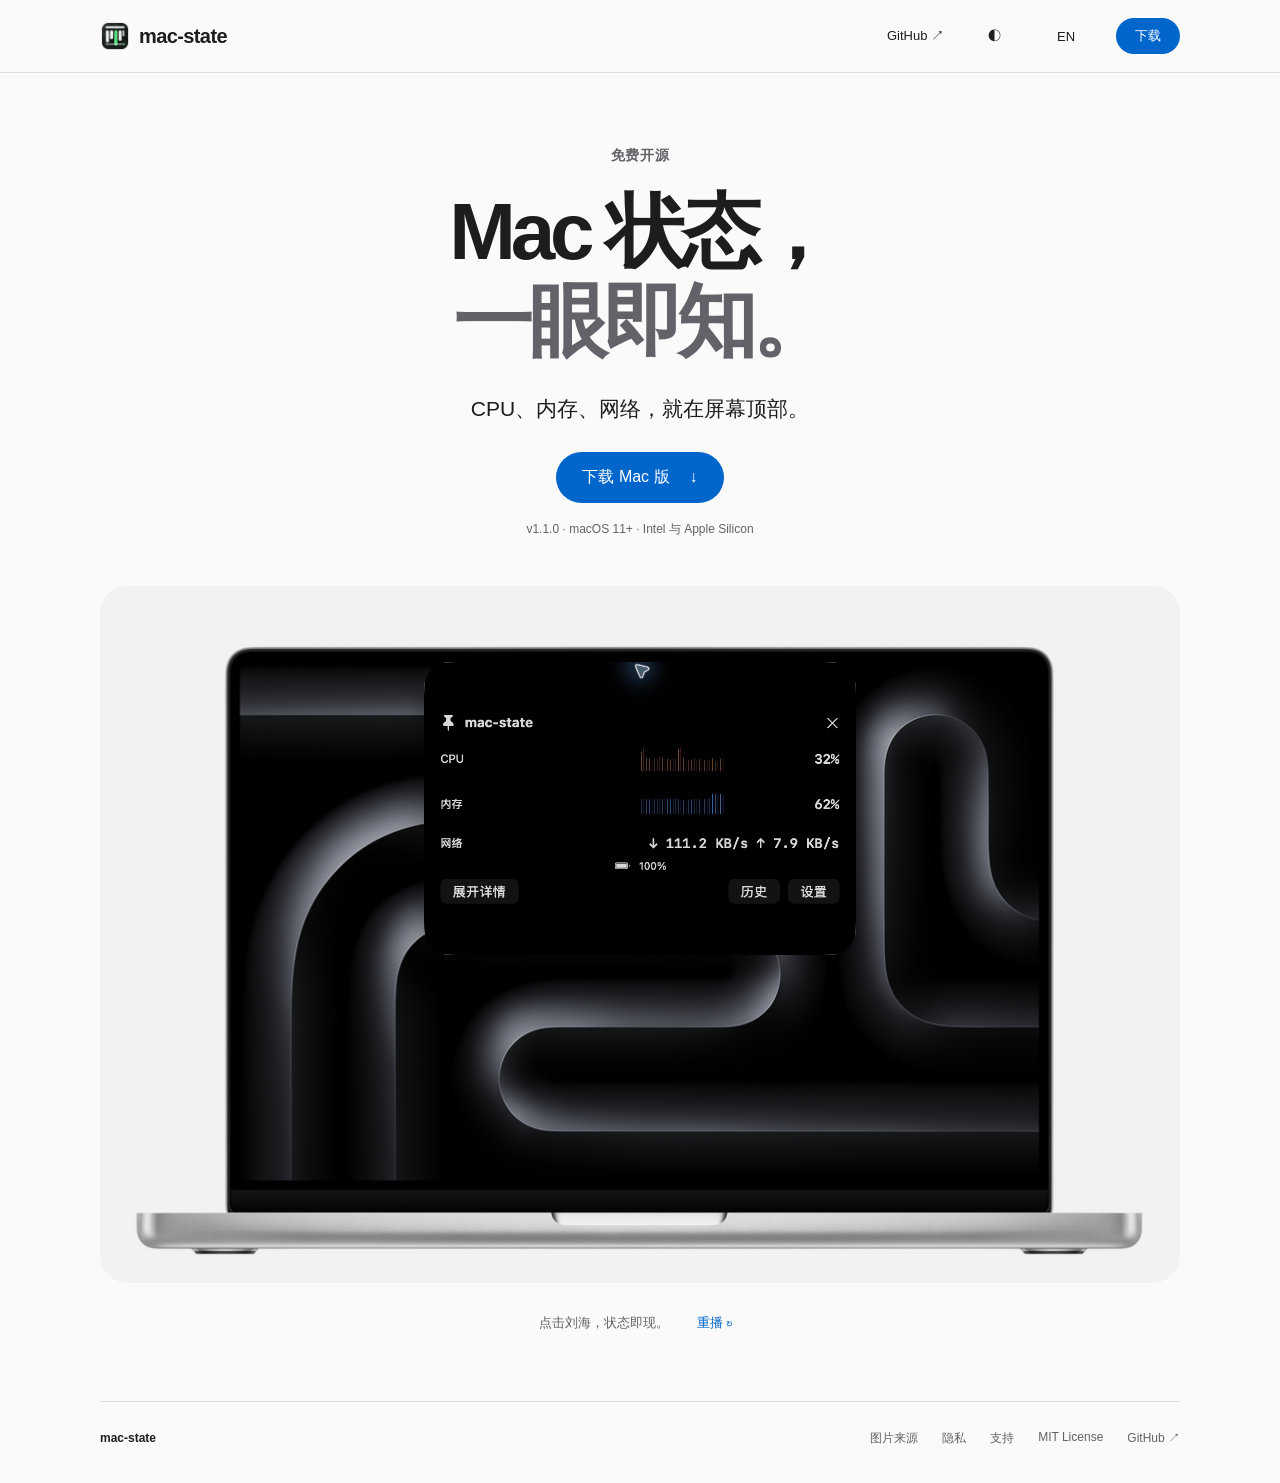
<file: docs/index.html>
<!doctype html>
<html lang="zh-CN">
<head>
<meta charset="utf-8"><meta name="viewport" content="width=device-width,initial-scale=1">
<title>mac-state — Mac 状态，一眼即知。</title>
<meta name="description" content="在屏幕顶部查看 CPU、内存与网络。免费开源的 Mac 系统监测工具，支持 Intel 与 Apple Silicon，已通过 Apple 公证。">
<meta name="color-scheme" content="light dark"><meta name="theme-color" content="#f5f5f7">
<link rel="icon" href="branding/mac-state-logo-1024.png"><link rel="stylesheet" href="assets/site.css"><script src="assets/site.js" defer></script>
</head>
<body>
<a class="skip" href="#main" data-en="Skip to content">跳到内容</a>
<header><nav class="wrap" aria-label="Main navigation"><a class="brand" href="#"><img src="branding/mac-state-logo-1024.png" width="30" height="30" alt="">mac-state</a><div class="nav-links"><a href="https://github.com/henry-insomniac/mac-state" class="source">GitHub ↗</a><button id="theme" type="button" aria-label="切换明暗外观 / Toggle appearance">◐</button><button id="language" type="button" aria-label="Switch to English">EN</button><a class="button small" href="https://github.com/henry-insomniac/mac-state/releases/download/v1.1.0/mac-state-1.1.0-build-8-developer-id.dmg" data-en="Download">下载</a></div></nav></header>
<main id="main">
<section class="hero wrap">
<p class="eyebrow" data-en="Free & open source">免费开源</p>
<h1><span data-en="Your Mac’s pulse.">Mac 状态，</span><br><span class="muted" data-en="Just a glance away.">一眼即知。</span></h1>
<p class="intro" data-en="CPU, memory and network, right at the top of your screen.">CPU、内存、网络，就在屏幕顶部。</p>
<a class="button download" href="https://github.com/henry-insomniac/mac-state/releases/download/v1.1.0/mac-state-1.1.0-build-8-developer-id.dmg"><span data-en="Download for Mac">下载 Mac 版</span><span aria-hidden="true">↓</span></a>
<p class="compatibility" data-en="v1.1.0 · macOS 11+ · Intel & Apple Silicon">v1.1.0 · macOS 11+ · Intel 与 Apple Silicon</p>
<figure class="device-demo">
<div class="device-scene" id="notch-demo">
<img class="hardware" src="assets/macbook-pro.png" width="1600" height="900" alt="MacBook Pro 刘海屏" data-alt-en="MacBook Pro with a notched display">
<img class="demo-panel" id="demo-panel" src="assets/notch-preview.png" width="840" height="570" alt="mac-state 展开后显示 CPU、内存和网络" data-alt-en="Expanded mac-state panel showing CPU, memory and network">
<button class="notch-target" type="button" aria-label="点击刘海，展开或收起演示 / Toggle notch demo" aria-controls="demo-panel" aria-expanded="true"></button>
<svg class="demo-pointer" viewBox="0 0 28 36" aria-hidden="true"><path d="M3 2L3 27L10 21L16 33L21 30L15 19L25 18Z" fill="white" stroke="#171719" stroke-width="2"/></svg><span class="click-ring" aria-hidden="true"></span>
</div>
<figcaption><span data-en="Click the notch. See your Mac’s status.">点击刘海，状态即现。</span><button class="replay" type="button" data-en="Replay ↻">重播 ↻</button></figcaption>
</figure>
</section>
</main>
<footer class="wrap"><div><strong>mac-state</strong></div><nav aria-label="Footer"><a href="assets/credits.html" data-en="Image credits">图片来源</a><a href="app-store/privacy.html" data-en="Privacy">隐私</a><a href="app-store/support.html" data-en="Support">支持</a><a href="https://github.com/henry-insomniac/mac-state/blob/main/LICENSE">MIT License</a><a href="https://github.com/henry-insomniac/mac-state">GitHub ↗</a></nav></footer>
</body></html>
</file>
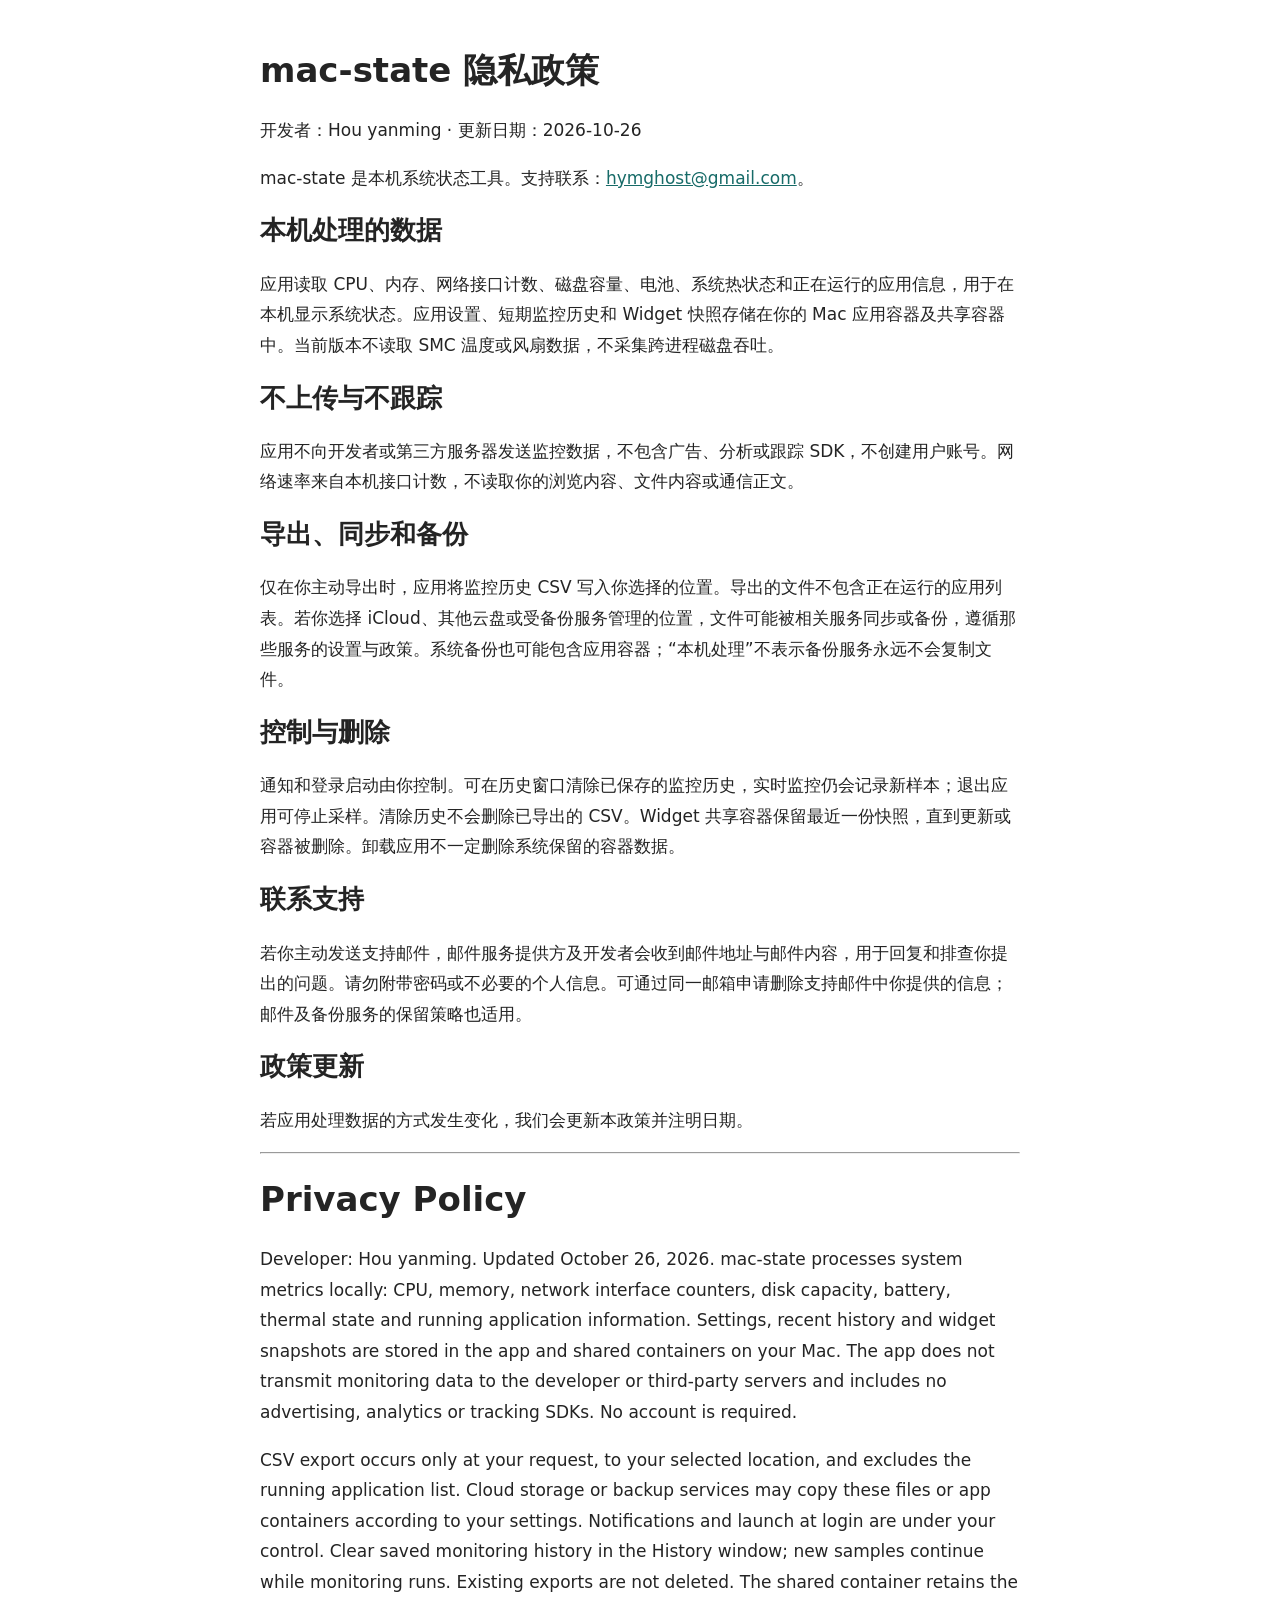
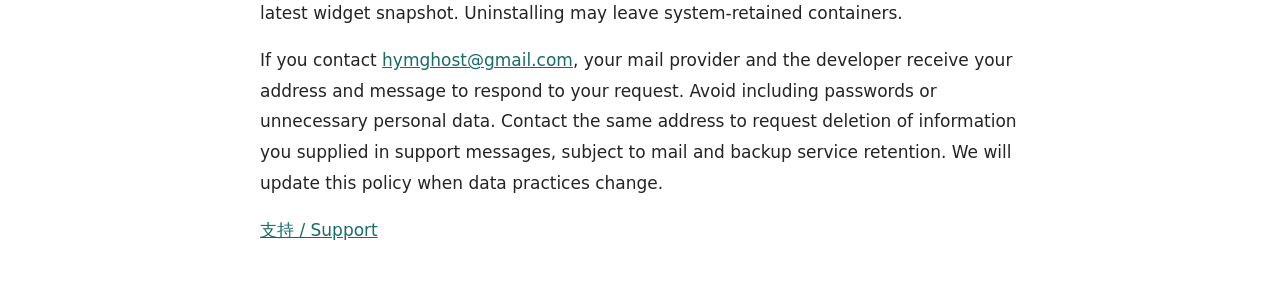
<file: docs/app-store/privacy.html>
<!doctype html>
<html lang="zh-CN"><meta charset="utf-8"><meta name="viewport" content="width=device-width,initial-scale=1"><title>mac-state 隐私政策 / Privacy Policy</title>
<style>body{max-width:760px;margin:48px auto;padding:0 24px;font:17px/1.8 system-ui;color:#242424}h1,h2{line-height:1.3}a{color:#176b68}</style>
<h1>mac-state 隐私政策</h1><p>开发者：Hou yanming · 更新日期：2026-10-26</p>
<p>mac-state 是本机系统状态工具。支持联系：<a href="mailto:hymghost@gmail.com">hymghost@gmail.com</a>。</p>
<h2>本机处理的数据</h2><p>应用读取 CPU、内存、网络接口计数、磁盘容量、电池、系统热状态和正在运行的应用信息，用于在本机显示系统状态。应用设置、短期监控历史和 Widget 快照存储在你的 Mac 应用容器及共享容器中。当前版本不读取 SMC 温度或风扇数据，不采集跨进程磁盘吞吐。</p>
<h2>不上传与不跟踪</h2><p>应用不向开发者或第三方服务器发送监控数据，不包含广告、分析或跟踪 SDK，不创建用户账号。网络速率来自本机接口计数，不读取你的浏览内容、文件内容或通信正文。</p>
<h2>导出、同步和备份</h2><p>仅在你主动导出时，应用将监控历史 CSV 写入你选择的位置。导出的文件不包含正在运行的应用列表。若你选择 iCloud、其他云盘或受备份服务管理的位置，文件可能被相关服务同步或备份，遵循那些服务的设置与政策。系统备份也可能包含应用容器；“本机处理”不表示备份服务永远不会复制文件。</p>
<h2>控制与删除</h2><p>通知和登录启动由你控制。可在历史窗口清除已保存的监控历史，实时监控仍会记录新样本；退出应用可停止采样。清除历史不会删除已导出的 CSV。Widget 共享容器保留最近一份快照，直到更新或容器被删除。卸载应用不一定删除系统保留的容器数据。</p>
<h2>联系支持</h2><p>若你主动发送支持邮件，邮件服务提供方及开发者会收到邮件地址与邮件内容，用于回复和排查你提出的问题。请勿附带密码或不必要的个人信息。可通过同一邮箱申请删除支持邮件中你提供的信息；邮件及备份服务的保留策略也适用。</p>
<h2>政策更新</h2><p>若应用处理数据的方式发生变化，我们会更新本政策并注明日期。</p>
<hr><h1 lang="en">Privacy Policy</h1><p lang="en">Developer: Hou yanming. Updated October 26, 2026. mac-state processes system metrics locally: CPU, memory, network interface counters, disk capacity, battery, thermal state and running application information. Settings, recent history and widget snapshots are stored in the app and shared containers on your Mac. The app does not transmit monitoring data to the developer or third-party servers and includes no advertising, analytics or tracking SDKs. No account is required.</p>
<p lang="en">CSV export occurs only at your request, to your selected location, and excludes the running application list. Cloud storage or backup services may copy these files or app containers according to your settings. Notifications and launch at login are under your control. Clear saved monitoring history in the History window; new samples continue while monitoring runs. Existing exports are not deleted. The shared container retains the latest widget snapshot. Uninstalling may leave system-retained containers.</p>
<p lang="en">If you contact <a href="mailto:hymghost@gmail.com">hymghost@gmail.com</a>, your mail provider and the developer receive your address and message to respond to your request. Avoid including passwords or unnecessary personal data. Contact the same address to request deletion of information you supplied in support messages, subject to mail and backup service retention. We will update this policy when data practices change.</p>
<p><a href="support.html">支持 / Support</a></p></html>
</file>
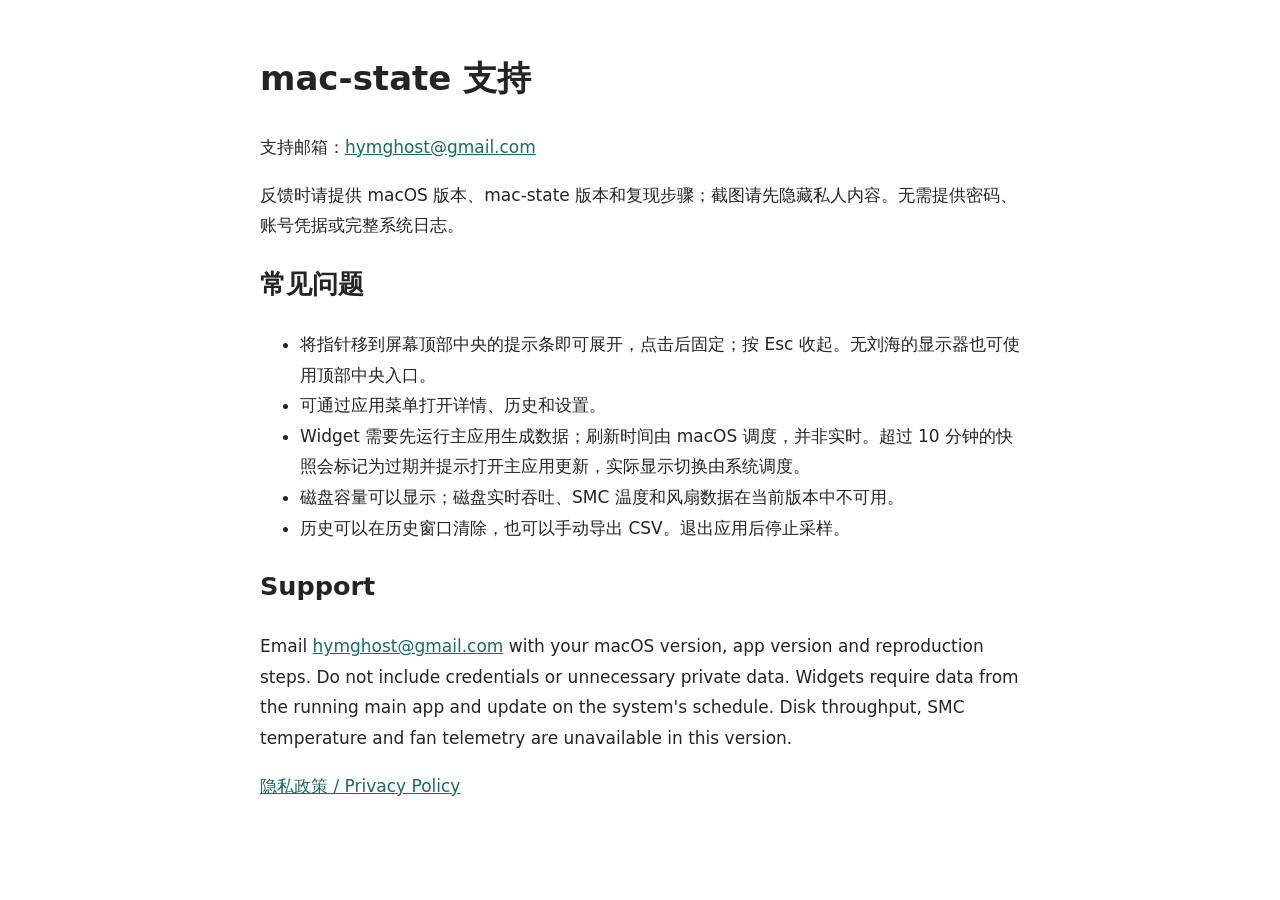
<file: docs/app-store/support.html>
<!doctype html><html lang="zh-CN"><meta charset="utf-8"><meta name="viewport" content="width=device-width,initial-scale=1"><title>mac-state 支持 / Support</title>
<style>body{max-width:760px;margin:48px auto;padding:0 24px;font:17px/1.8 system-ui;color:#242424}a{color:#176b68}</style>
<h1>mac-state 支持</h1><p>支持邮箱：<a href="mailto:hymghost@gmail.com">hymghost@gmail.com</a></p>
<p>反馈时请提供 macOS 版本、mac-state 版本和复现步骤；截图请先隐藏私人内容。无需提供密码、账号凭据或完整系统日志。</p>
<h2>常见问题</h2><ul><li>将指针移到屏幕顶部中央的提示条即可展开，点击后固定；按 Esc 收起。无刘海的显示器也可使用顶部中央入口。</li><li>可通过应用菜单打开详情、历史和设置。</li><li>Widget 需要先运行主应用生成数据；刷新时间由 macOS 调度，并非实时。超过 10 分钟的快照会标记为过期并提示打开主应用更新，实际显示切换由系统调度。</li><li>磁盘容量可以显示；磁盘实时吞吐、SMC 温度和风扇数据在当前版本中不可用。</li><li>历史可以在历史窗口清除，也可以手动导出 CSV。退出应用后停止采样。</li></ul>
<h2>Support</h2><p>Email <a href="mailto:hymghost@gmail.com">hymghost@gmail.com</a> with your macOS version, app version and reproduction steps. Do not include credentials or unnecessary private data. Widgets require data from the running main app and update on the system's schedule. Disk throughput, SMC temperature and fan telemetry are unavailable in this version.</p>
<p><a href="privacy.html">隐私政策 / Privacy Policy</a></p></html>
</file>
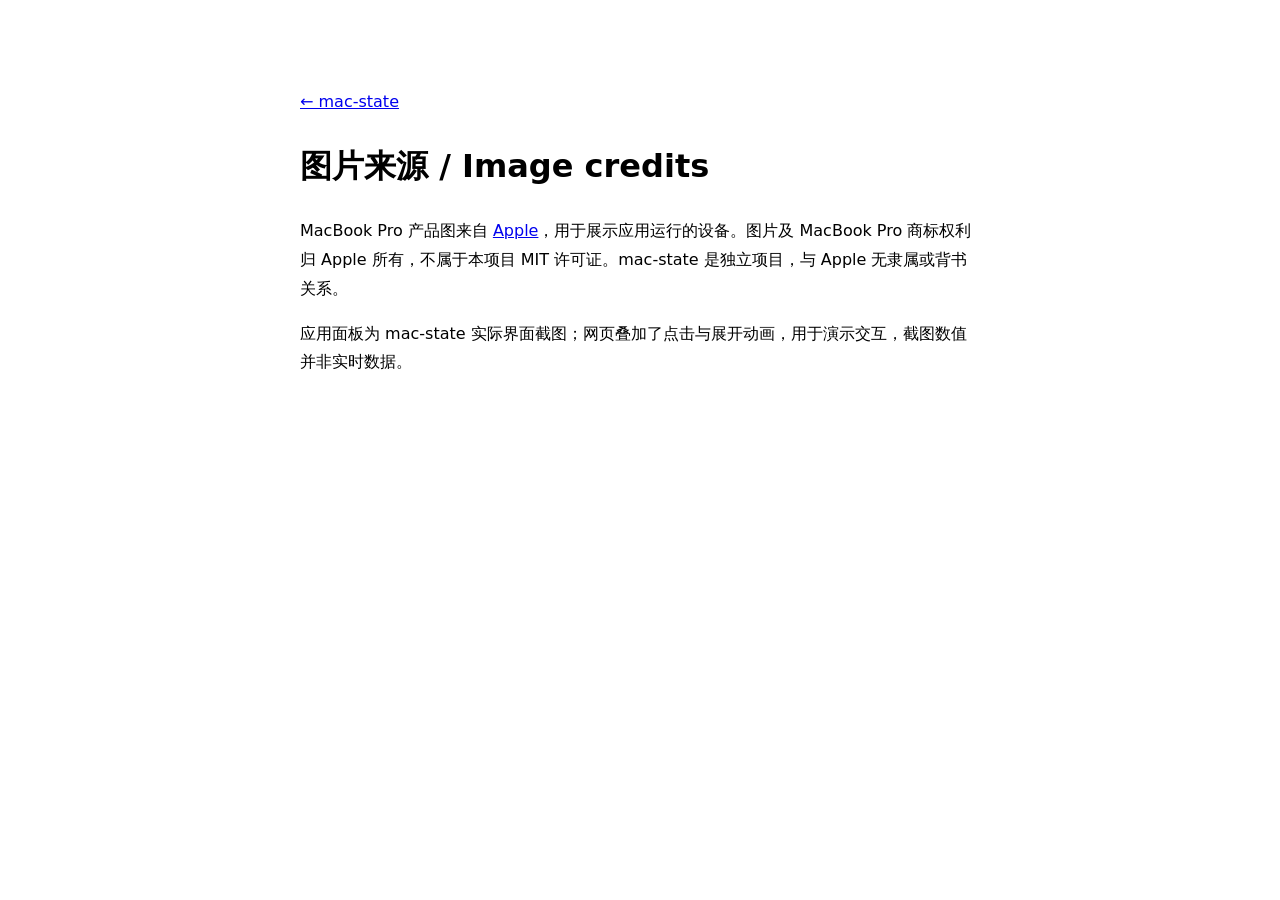
<file: docs/assets/credits.html>
<!doctype html><html lang="zh-CN"><meta charset="utf-8"><meta name="viewport" content="width=device-width,initial-scale=1"><title>图片来源 · mac-state</title><body style="font:16px/1.8 system-ui;max-width:680px;margin:64px auto;padding:24px"><a href="../">← mac-state</a><h1>图片来源 / Image credits</h1><p>MacBook Pro 产品图来自 <a href="https://store.storeimages.cdn-apple.com/4982/as-images.apple.com/is/mbp14-m3-max-pro-silver-gallery1-202310?wid=1600&amp;hei=900&amp;fmt=png-alpha">Apple</a>，用于展示应用运行的设备。图片及 MacBook Pro 商标权利归 Apple 所有，不属于本项目 MIT 许可证。mac-state 是独立项目，与 Apple 无隶属或背书关系。</p><p>应用面板为 mac-state 实际界面截图；网页叠加了点击与展开动画，用于演示交互，截图数值并非实时数据。</p></body></html>
</file>
<file: docs/assets/site.css>
*{box-sizing:border-box}html{scroll-behavior:smooth;scroll-padding-top:90px}body{margin:0;background:var(--bg);color:var(--ink);font-family:-apple-system,BlinkMacSystemFont,"SF Pro Display","Segoe UI","PingFang SC",sans-serif;-webkit-font-smoothing:antialiased;--bg:#fafafa;--ink:#1d1d1f;--secondary:#626268;--line:#dddde1;--surface:#f0f0f3;--blue:#0066cc}a{color:inherit;text-decoration:none}button{font:inherit}a,button,summary{-webkit-tap-highlight-color:transparent}a:focus-visible,button:focus-visible,summary:focus-visible{outline:3px solid var(--blue);outline-offset:6px}a:hover{color:var(--blue)}.wrap{width:min(1080px,calc(100% - 64px));margin-inline:auto}header{position:sticky;top:0;z-index:10;background:var(--bg);border-bottom:1px solid var(--line)}header nav{height:72px;display:flex;align-items:center;justify-content:space-between}.brand{display:flex;align-items:center;gap:9px;font-size:20px;font-weight:650;letter-spacing:-.6px}.brand img{border-radius:8px}.nav-links{display:flex;align-items:center;gap:28px;font-size:13px}#language,#theme{border:0;background:none;color:var(--ink);cursor:pointer;min-width:44px;min-height:44px}.button{display:inline-flex;align-items:center;justify-content:center;gap:20px;background:var(--blue);color:#fff;border-radius:999px;padding:15px 26px;font-size:16px;font-weight:500;transition:background .2s,transform .2s}.button:hover{background:#0058b0;color:#fff;transform:translateY(-1px)}.small{padding:9px 19px;font-size:13px}.hero{text-align:center;padding-top:74px}.eyebrow{font-size:14px;font-weight:600;letter-spacing:.04em;margin:0 0 22px;color:var(--secondary)}h1{font-size:clamp(48px,6.3vw,80px);line-height:1.12;letter-spacing:-.065em;font-weight:650;margin:0}.muted{color:var(--secondary)}.intro{font-size:clamp(17px,2vw,21px);line-height:1.6;margin:26px 0}.compatibility{font-size:12px;color:var(--secondary);margin:18px 0 48px}.product{margin:0;position:relative;background:var(--surface);border:1px solid var(--line);border-radius:24px 24px 6px 6px;padding:0 24px 22px;overflow:hidden}.display-edge{height:40px;display:flex;align-items:center;justify-content:space-between;padding:0 0;font-size:11px;font-weight:600;color:var(--secondary)}.notch-stem{position:absolute;top:0;left:50%;transform:translateX(-50%);width:148px;height:40px;background:#000}.product img{display:block;position:relative;width:min(480px,100%);height:auto;margin:0 auto 26px;border-radius:28px;box-shadow:0 24px 48px #0000001a}.product figcaption{font-size:11px;color:var(--secondary)}.essentials{display:grid;grid-template-columns:repeat(3,1fr);gap:48px;padding-block:72px 84px}.index{font-size:12px;color:var(--secondary);font-variant-numeric:tabular-nums}h2{font-size:23px;letter-spacing:-.035em;line-height:1.35;font-weight:600;margin:15px 0 12px}article p,.get p,.steps p{font-size:15px;line-height:1.8;color:var(--secondary);margin:0}.get{background:var(--surface);border-radius:28px;padding:56px 64px;display:grid;grid-template-columns:1.1fr 1fr;gap:50px;align-items:center}.get h2{font-size:42px;white-space:pre-line;line-height:1.2;margin:0 0 22px}.get .button{margin-top:24px}.release-link{display:block;margin-top:18px;font-size:13px;color:var(--blue)}.steps{padding:0;margin:0;list-style:none;display:grid;gap:40px}.steps li{display:flex;gap:18px;align-items:flex-start}.steps li>span{border:1px solid var(--line);border-radius:50%;width:36px;height:36px;display:grid;place-items:center;flex-shrink:0;color:var(--secondary)}h3{font-size:16px;margin:4px 0 6px}.faq{padding-block:40px 64px}details{border-bottom:1px solid var(--line);padding:22px 0;font-size:14px}summary{cursor:pointer;font-weight:550}details p{color:var(--secondary);line-height:1.8;max-width:760px}footer{border-top:1px solid var(--line);padding-block:28px 36px;display:flex;align-items:center;justify-content:space-between;font-size:12px;color:var(--secondary)}footer strong{color:var(--ink);margin-right:15px}footer nav{display:flex;gap:24px}.skip{position:fixed;top:-100px;left:20px;background:var(--bg);padding:14px;z-index:30}.skip:focus{top:10px}@media(prefers-color-scheme:dark){body{--bg:#161617;--ink:#f5f5f7;--secondary:#a1a1a8;--surface:#222224;--line:#3b3b40;--blue:#2997ff}.button{background:#0071e3}.product img{box-shadow:0 24px 48px #0003}}@media(max-width:680px){.wrap{width:calc(100% - 40px)}header nav{height:64px}.nav-links{gap:10px}.source{display:none}.hero{padding-top:54px}.hero h1{font-size:54px}.intro{max-width:280px;margin:22px auto}.compatibility{font-size:11px}.product{padding-inline:12px;border-radius:18px}.product img{margin-bottom:20px}.menu-label,.menu-clock{font-size:9px}.notch-stem{width:100px}.essentials{grid-template-columns:1fr;gap:30px;padding-block:45px}.essentials article{padding-left:32px;position:relative}.index{position:absolute;left:0;top:6px}.essentials h2{margin-top:0;font-size:22px}.get{grid-template-columns:1fr;padding:32px 26px;gap:40px}.get h2{font-size:36px}.steps{gap:24px}footer{display:block}footer nav{margin-top:22px;gap:22px}footer span{display:block;margin-top:8px}}@media(prefers-reduced-motion:reduce){html{scroll-behavior:auto}*{transition:none!important}}

html[data-theme="light"] body{--bg:#fafafa;--ink:#1d1d1f;--secondary:#626268;--line:#dddde1;--surface:#f0f0f3;--blue:#0066cc}html[data-theme="dark"] body{--bg:#161617;--ink:#f5f5f7;--secondary:#a1a1a8;--surface:#222224;--line:#3b3b40;--blue:#2997ff}

/* Compact landing page: the product and download are the entire story. */
.hero{padding-bottom:56px}.product{padding-bottom:0}.product img{margin-bottom:24px}

.device-demo{margin:0}.device-scene{position:relative;aspect-ratio:1.55;overflow:hidden;background:#f2f2f2;border-radius:28px}.device-scene .hardware{position:absolute;display:block;width:148%;height:auto;max-width:none;left:-24%;top:-12%;pointer-events:none}.demo-panel{position:absolute;z-index:2;width:40%;height:auto;top:11%;left:30%;border-radius:6% / 9%;transform-origin:50% 0;box-shadow:0 12px 28px #0005;transition:transform .38s cubic-bezier(.16,1,.3,1),opacity .25s}.device-scene[data-state="idle"] .demo-panel{opacity:0;transform:scale(.24,.04);pointer-events:none}.notch-target{position:absolute;z-index:4;left:44%;top:7%;width:12%;height:8%;min-height:44px;border:0;background:transparent;cursor:pointer;border-radius:8px}.demo-pointer{position:absolute;z-index:5;width:3%;height:auto;left:50%;top:10%;opacity:0;pointer-events:none}.click-ring{position:absolute;z-index:3;left:50%;top:11%;width:4%;aspect-ratio:1;border:2px solid #fff;border-radius:50%;opacity:0;pointer-events:none}.device-demo figcaption{display:flex;justify-content:center;gap:20px;align-items:center;padding-top:18px;color:var(--secondary);font-size:13px}.replay{border:0;background:none;color:var(--blue);cursor:pointer;min-height:44px;font:inherit;padding:8px}.device-scene[data-state="playing"] .demo-pointer{animation:demo-cursor 4s ease forwards}.device-scene[data-state="playing"] .click-ring{animation:demo-click 4s ease forwards}.device-scene[data-state="playing"] .demo-panel{animation:demo-expand 4s cubic-bezier(.16,1,.3,1) forwards}@keyframes demo-cursor{0%{opacity:0;transform:translate(80px,100px)}12%{opacity:1;transform:translate(80px,100px)}32%,43%{opacity:1;transform:translate(0,0)}38%{transform:scale(.85)}65%,100%{opacity:0;transform:translate(30px,60px)}}@keyframes demo-click{0%,32%{opacity:0;transform:translate(-50%,-50%) scale(.3)}38%{opacity:1}53%,100%{opacity:0;transform:translate(-50%,-50%) scale(2.2)}}@keyframes demo-expand{0%,36%{opacity:0;transform:scale(.24,.04)}56%,100%{opacity:1;transform:scale(1)}}@media(max-width:680px){.device-scene{border-radius:18px}.demo-pointer{width:5%}.device-demo figcaption{font-size:12px;gap:12px}footer nav{flex-wrap:wrap;row-gap:14px}}@media(prefers-reduced-motion:reduce){.device-scene .demo-panel{animation:none!important;transition:none!important}.demo-pointer,.click-ring{display:none!important}}
</file>
